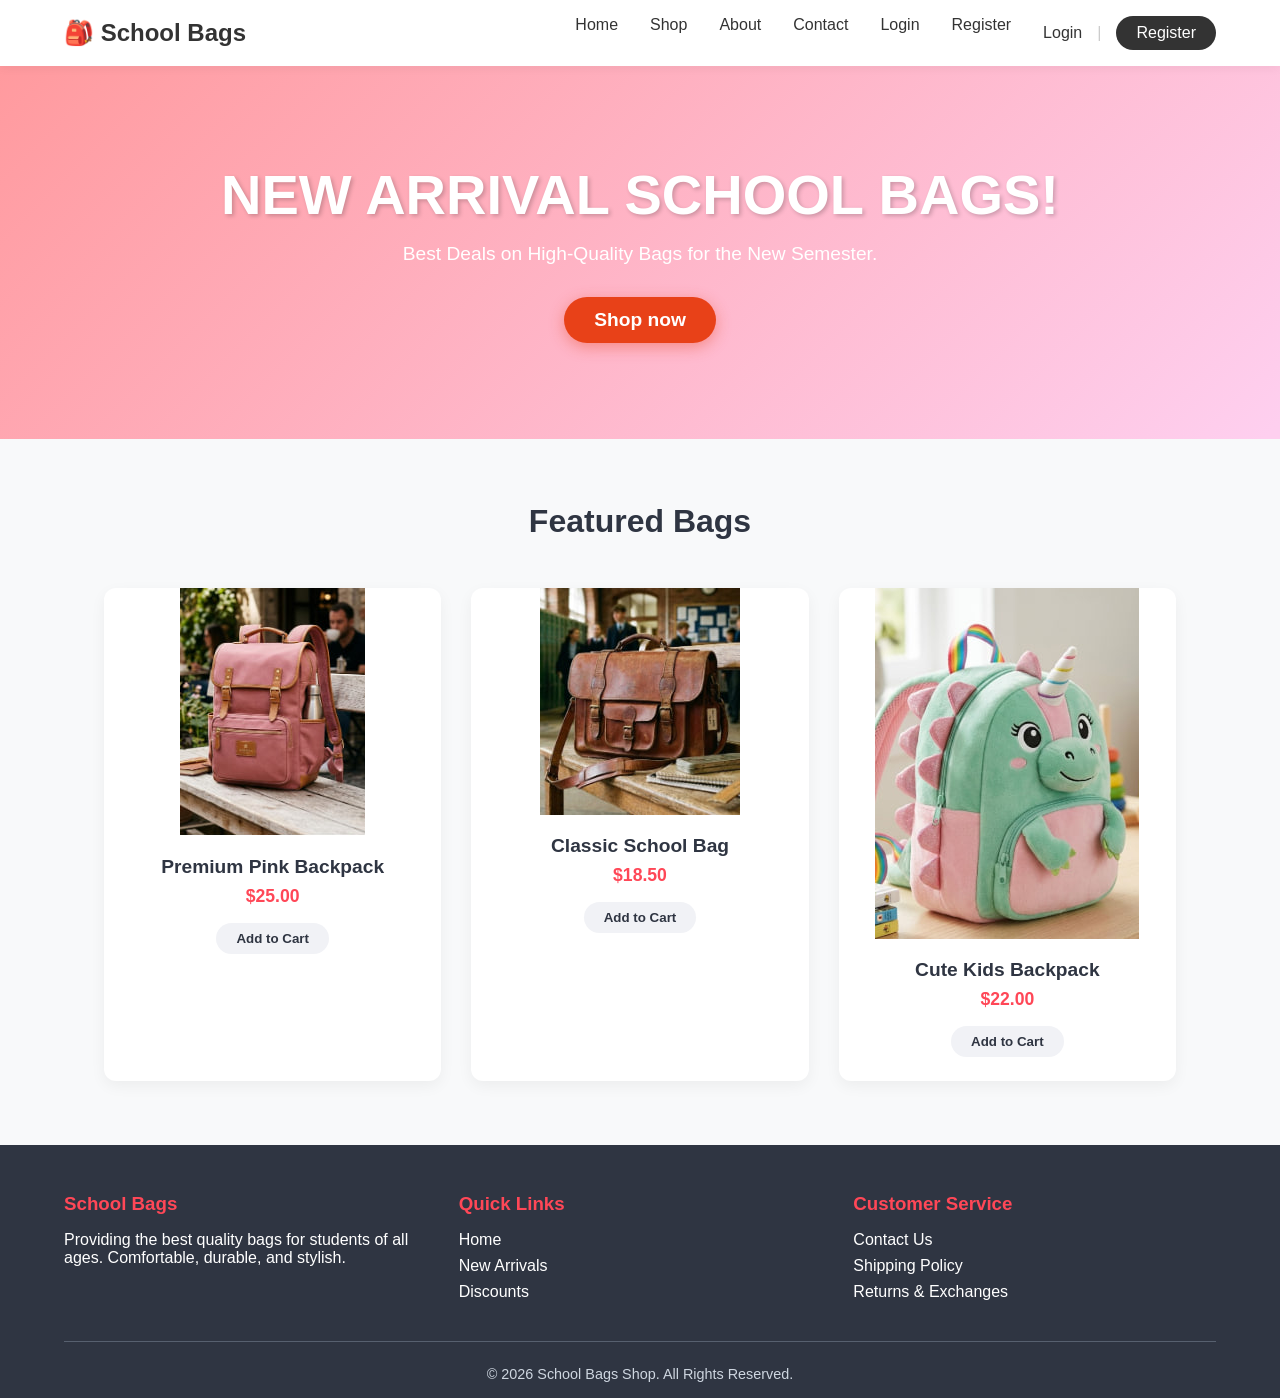
<file: index.html>
<!DOCTYPE html>
<html lang="en">

<head>
    <meta charset="UTF-8">
    <meta name="viewport" content="width=device-width, initial-scale=1.0">
    <title>School Bags Shop</title>
    <link rel="stylesheet" href="test.css">

</head>

<body>

    <nav class="navbar">
        <div class="nav-brand">
            🎒 School Bags
        </div>
        <ul class="nav-links">
            <li><a href="index.html">Home</a></li>
            <li><a href="./shop/shop.html">Shop</a></li>
            <li><a href="./about/about.html">About</a></li>
            <li><a href="./contact/contact.html">Contact</a></li>
            <li><a href="./Login/Login.html">Login</a></li>
            <li><a href="./Register/Register.html">Register</a></li>

            <div class="nav-auth">
                <a href="#">Login</a>
                <span style="color: #ccc;">|</span>
                <a href="#" class="btn-register">Register</a>
            </div>
    </nav>

    <header class="hero">
        <h1>New Arrival School Bags!</h1>
        <p>Best Deals on High-Quality Bags for the New Semester.</p>
        <button class="btn-shop">Shop now</button>
    </header>

    <section class="products-container">
        <h2 class="section-title">Featured Bags</h2>
        <div class="grid">
            <div class="card">
                <img src="image/school bag7.jpg" alt="school bag7">
                <h3 class="card-title">Premium Pink Backpack</h3>
                <p class="card-price">$25.00</p>
                <button class="btn-add">Add to Cart</button>
            </div>
            <div class="card">
                <img src="image/school bag8.jpg" alt="school bag8">
                <h3 class="card-title">Classic School Bag</h3>
                <p class="card-price">$18.50</p>
                <button class="btn-add">Add to Cart</button>
            </div>
            <div class="card">
                <img src="image/school bag9.jpg" alt="school bag9">
                <h3 class="card-title">Cute Kids Backpack</h3>
                <p class="card-price">$22.00</p>
                <button class="btn-add">Add to Cart</button>
            </div>
        </div>
    </section>

    <footer class="footer">
        <div class="footer-content">
            <div class="footer-section">
                <h3>School Bags</h3>
                <p>Providing the best quality bags for students of all ages. Comfortable, durable, and stylish.</p>
            </div>
            <div class="footer-section">
                <h3>Quick Links</h3>
                <ul>
                    <li><a href="#">Home</a></li>
                    <li><a href="#">New Arrivals</a></li>
                    <li><a href="#">Discounts</a></li>
                </ul>
            </div>
            <div class="footer-section">
                <h3>Customer Service</h3>
                <ul>
                    <li><a href="#">Contact Us</a></li>
                    <li><a href="#">Shipping Policy</a></li>
                    <li><a href="#">Returns & Exchanges</a></li>
                </ul>
            </div>
        </div>
        <div class="footer-bottom">
            &copy; 2026 School Bags Shop. All Rights Reserved.
        </div>
    </footer>

</body>

</html>
</file>
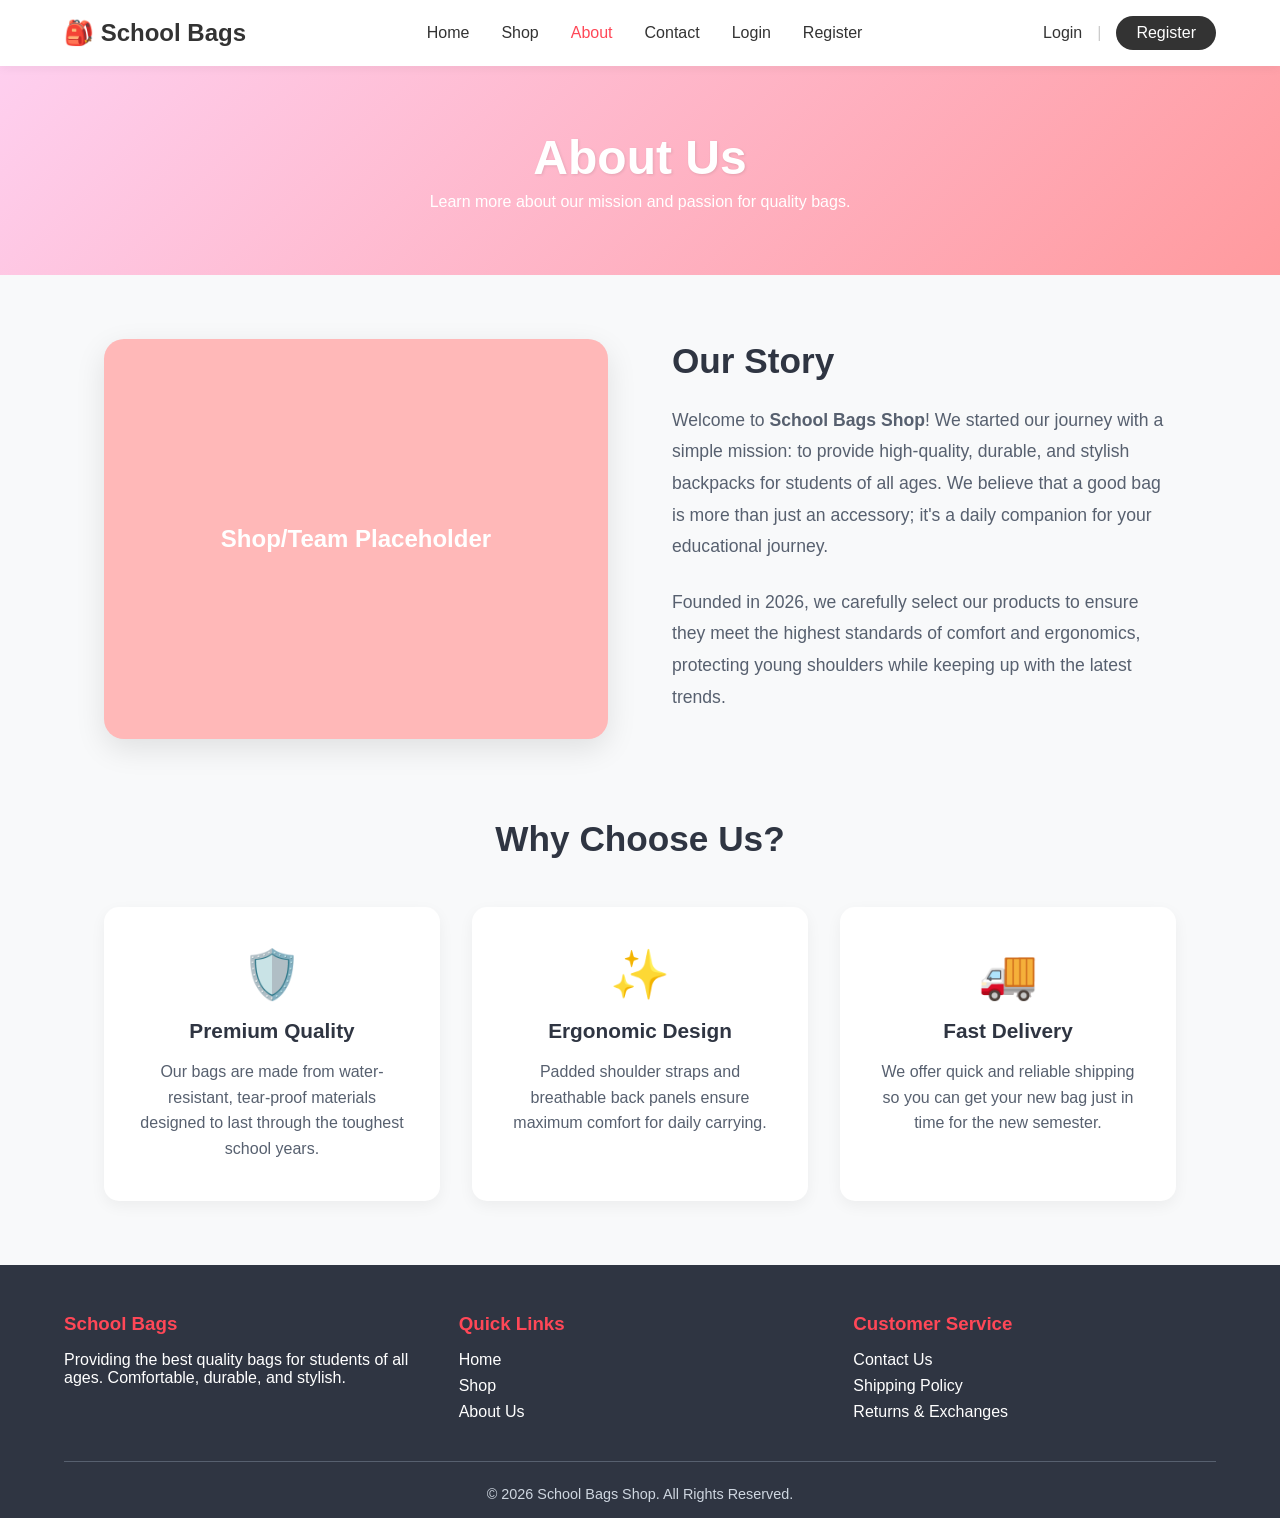
<file: about/about.html>
<!DOCTYPE html>
<html lang="en">

<head>
    <meta charset="UTF-8">
    <meta name="viewport" content="width=device-width, initial-scale=1.0">
    <title>About Us - School Bags</title>
    <link rel="stylesheet" href="about.css">

</head>

<body>

    <nav class="navbar">
        <div class="nav-brand">
            🎒 School Bags
        </div>
        <ul class="nav-links">
            <li><a href="../index.html">Home</a></li>
            <li><a href="../shop/shop.html">Shop</a></li>
            <li><a href="../about/about.html" class="active">About</a></li>
            <li><a href="../contact/contact.html">Contact</a></li>
            <li><a href="../Login/Login.html">Login</a></li>
            <li><a href="../Register/Register.html">Register</a></li>
        </ul>
        <div class="nav-auth">
            <a href="#">Login</a>
            <span style="color: #ccc;">|</span>
            <a href="#" class="btn-register">Register</a>
        </div>
    </nav>

    <div class="page-header">
        <h1>About Us</h1>
        <p>Learn more about our mission and passion for quality bags.</p>
    </div>

    <section class="about-section">

        <div class="story-container">
            <div class="story-image">Shop/Team Placeholder</div>
            <div class="story-content">
                <h2>Our Story</h2>
                <p>Welcome to <strong>School Bags Shop</strong>! We started our journey with a simple mission: to
                    provide high-quality, durable, and stylish backpacks for students of all ages. We believe that a
                    good bag is more than just an accessory; it's a daily companion for your educational journey.</p>
                <p>Founded in 2026, we carefully select our products to ensure they meet the highest standards of
                    comfort and ergonomics, protecting young shoulders while keeping up with the latest trends.</p>
            </div>
        </div>

        <h2 class="features-title">Why Choose Us?</h2>
        <div class="features-grid">
            <div class="feature-box">
                <div class="feature-icon">🛡️</div>
                <h3>Premium Quality</h3>
                <p>Our bags are made from water-resistant, tear-proof materials designed to last through the toughest
                    school years.</p>
            </div>
            <div class="feature-box">
                <div class="feature-icon">✨</div>
                <h3>Ergonomic Design</h3>
                <p>Padded shoulder straps and breathable back panels ensure maximum comfort for daily carrying.</p>
            </div>
            <div class="feature-box">
                <div class="feature-icon">🚚</div>
                <h3>Fast Delivery</h3>
                <p>We offer quick and reliable shipping so you can get your new bag just in time for the new semester.
                </p>
            </div>
        </div>

    </section>

    <footer class="footer">
        <div class="footer-content">
            <div class="footer-section">
                <h3>School Bags</h3>
                <p>Providing the best quality bags for students of all ages. Comfortable, durable, and stylish.</p>
            </div>
            <div class="footer-section">
                <h3>Quick Links</h3>
                <ul>
                    <li><a href="index.html">Home</a></li>
                    <li><a href="shop.html">Shop</a></li>
                    <li><a href="about.html">About Us</a></li>
                </ul>
            </div>
            <div class="footer-section">
                <h3>Customer Service</h3>
                <ul>
                    <li><a href="#">Contact Us</a></li>
                    <li><a href="#">Shipping Policy</a></li>
                    <li><a href="#">Returns & Exchanges</a></li>
                </ul>
            </div>
        </div>
        <div class="footer-bottom">
            &copy; 2026 School Bags Shop. All Rights Reserved.
        </div>
    </footer>

</body>

</html>
</file>
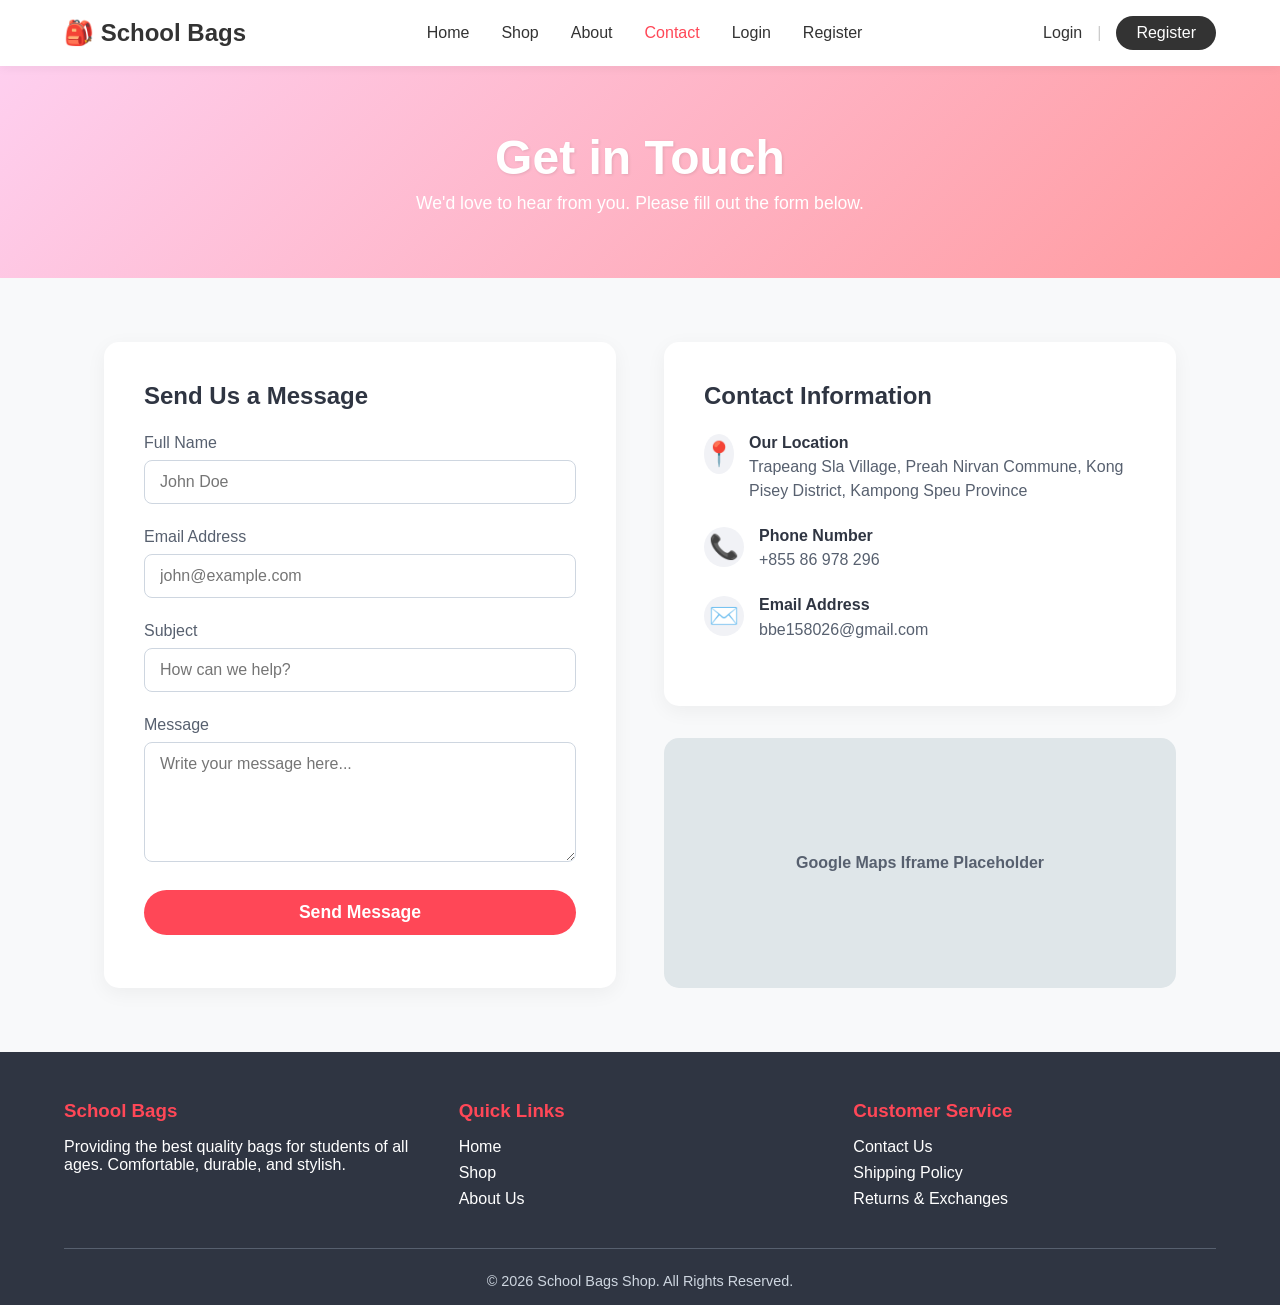
<file: contact/contact.html>
<!DOCTYPE html>
<html lang="en">

<head>
    <meta charset="UTF-8">
    <meta name="viewport" content="width=device-width, initial-scale=1.0">
    <title>Contact Us - School Bags</title>
    <link rel="stylesheet" href="contact.css">

</head>

<body>

    <nav class="navbar">
        <div class="nav-brand">
            🎒 School Bags
        </div>
        <ul class="nav-links">
            <li><a href="../index.html">Home</a></li>
            <li><a href="../shop/shop.html">Shop</a></li>
            <li><a href="../about/about.html">About</a></li>
            <li><a href="../contact/contact.html" class="active">Contact</a></li>
            <li><a href="../Login/Login.html">Login</a></li>
            <li><a href="../Register/Register.html">Register</a></li>
        </ul>
        <div class="nav-auth">
            <a href="#">Login</a>
            <span style="color: #ccc;">|</span>
            <a href="#" class="btn-register">Register</a>
        </div>
    </nav>

    <div class="page-header">
        <h1>Get in Touch</h1>
        <p>We'd love to hear from you. Please fill out the form below.</p>
    </div>

    <section class="contact-section">
        <div class="contact-container">

            <div class="contact-form">
                <h2>Send Us a Message</h2>
                <form action="#" method="POST">
                    <div class="form-group">
                        <label for="name">Full Name</label>
                        <input type="text" id="name" class="form-control" placeholder="John Doe" required>
                    </div>
                    <div class="form-group">
                        <label for="email">Email Address</label>
                        <input type="email" id="email" class="form-control" placeholder="john@example.com" required>
                    </div>
                    <div class="form-group">
                        <label for="subject">Subject</label>
                        <input type="text" id="subject" class="form-control" placeholder="How can we help?" required>
                    </div>
                    <div class="form-group">
                        <label for="message">Message</label>
                        <textarea id="message" class="form-control" placeholder="Write your message here..."
                            required></textarea>
                    </div>
                    <button type="submit" class="btn-submit">Send Message</button>
                </form>
            </div>

            <div class="contact-info-wrapper">
                <div class="contact-info">
                    <h2>Contact Information</h2>
                    <div class="info-item">
                        <div class="info-icon">📍</div>
                        <div class="info-text">
                            <h4>Our Location</h4>
                            <p>Trapeang Sla Village, Preah Nirvan Commune, Kong Pisey District, Kampong Speu Province
                            </p>

                        </div>
                    </div>
                    <div class="info-item">
                        <div class="info-icon">📞</div>
                        <div class="info-text">
                            <h4>Phone Number</h4>
                            <p>+855 86 978 296</p>
                        </div>
                    </div>
                    <div class="info-item">
                        <div class="info-icon">✉️</div>
                        <div class="info-text">
                            <h4>Email Address</h4>
                            <p>bbe158026@gmail.com</p>
                        </div>
                    </div>
                </div>

                <div class="map-container">
                    Google Maps Iframe Placeholder
                </div>
            </div>

        </div>
    </section>

    <footer class="footer">
        <div class="footer-content">
            <div class="footer-section">
                <h3>School Bags</h3>
                <p>Providing the best quality bags for students of all ages. Comfortable, durable, and stylish.</p>
            </div>
            <div class="footer-section">
                <h3>Quick Links</h3>
                <ul>
                    <li><a href="index.html">Home</a></li>
                    <li><a href="shop.html">Shop</a></li>
                    <li><a href="about.html">About Us</a></li>
                </ul>
            </div>
            <div class="footer-section">
                <h3>Customer Service</h3>
                <ul>
                    <li><a href="contact.html">Contact Us</a></li>
                    <li><a href="#">Shipping Policy</a></li>
                    <li><a href="#">Returns & Exchanges</a></li>
                </ul>
            </div>
        </div>
        <div class="footer-bottom">
            &copy; 2026 School Bags Shop. All Rights Reserved.
        </div>
    </footer>

</body>

</html>
</file>
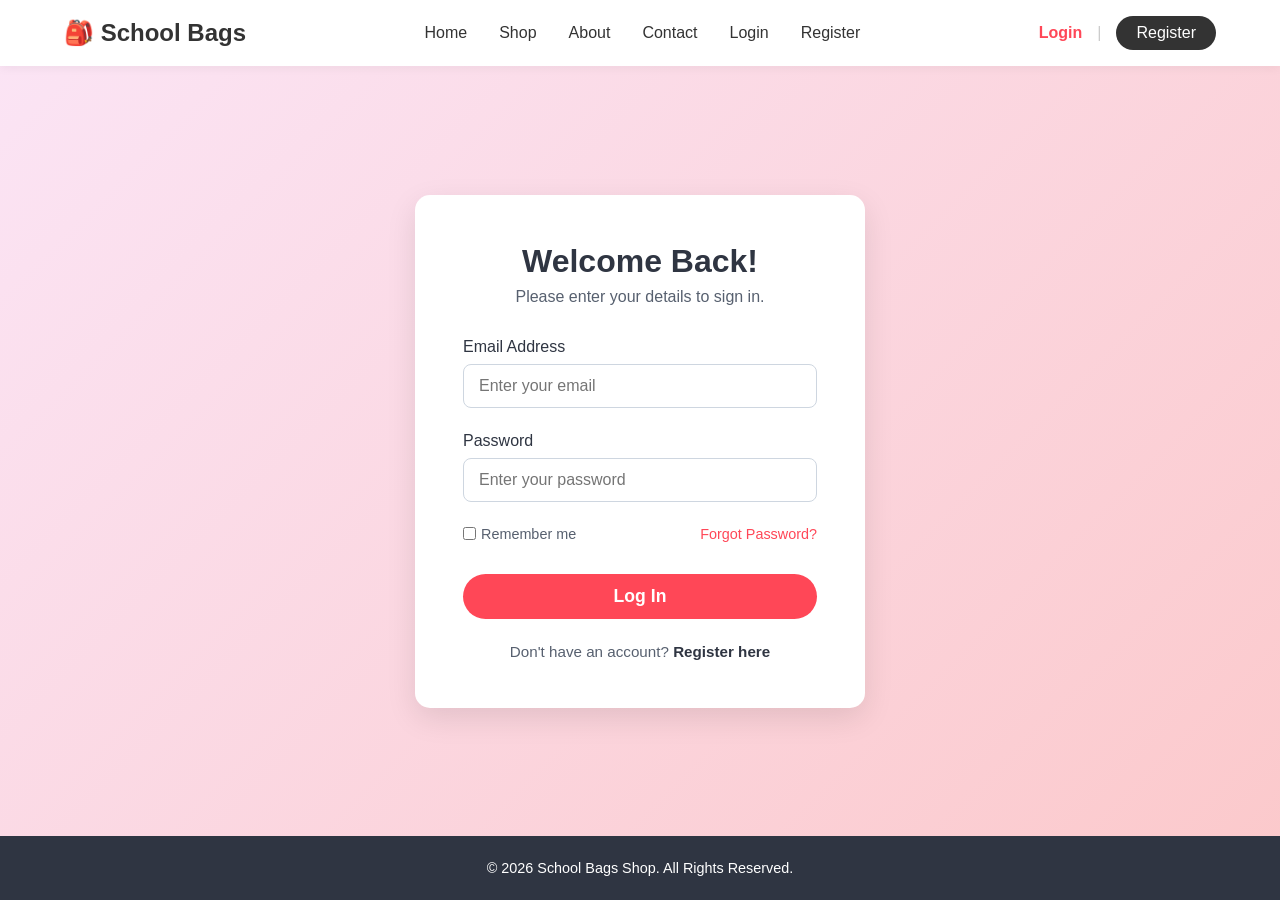
<file: Login/Login.html>
<!DOCTYPE html>
<html lang="en">

<head>
    <meta charset="UTF-8">
    <meta name="viewport" content="width=device-width, initial-scale=1.0">
    <title>Login - School Bags</title>
    <link rel="stylesheet" href="Login.css">

</head>

<body>

    <nav class="navbar">
        <div class="nav-brand">
            🎒 School Bags
        </div>
        <ul class="nav-links">
            <li><a href="/index.html">Home</a></li>
            <li><a href="../shop/shop.html">Shop</a></li>
            <li><a href="../about/about.html">About</a></li>
            <li><a href="../contact/contact.html">Contact</a></li>
            <li><a href="../Login/Login.html">Login</li></a>
            <li><a href="../Register/Register.html">Register</a></li>
        </ul>
        <div class="nav-auth">
            <a href="login.html" class="active-login">Login</a>
            <span style="color: #ccc;">|</span>
            <a href="register.html" class="btn-register">Register</a>
        </div>
    </nav>

    <section class="auth-section">
        <div class="auth-card">
            <h2>Welcome Back!</h2>
            <p>Please enter your details to sign in.</p>

            <form action="#" method="POST">
                <div class="form-group">
                    <label for="email">Email Address</label>
                    <input type="email" id="email" class="form-control" placeholder="Enter your email" required>
                </div>

                <div class="form-group">
                    <label for="password">Password</label>
                    <input type="password" id="password" class="form-control" placeholder="Enter your password"
                        required>
                </div>

                <div class="auth-options">
                    <label class="remember-me">
                        <input type="checkbox"> Remember me
                    </label>
                    <a href="#" class="forgot-password">Forgot Password?</a>
                </div>

                <button type="submit" class="btn-auth">Log In</button>
            </form>

            <div class="auth-footer">
                Don't have an account? <a href="register.html">Register here</a>
            </div>
        </div>
    </section>

    <footer class="footer">
        &copy; 2026 School Bags Shop. All Rights Reserved.
    </footer>

</body>

</html>
</file>
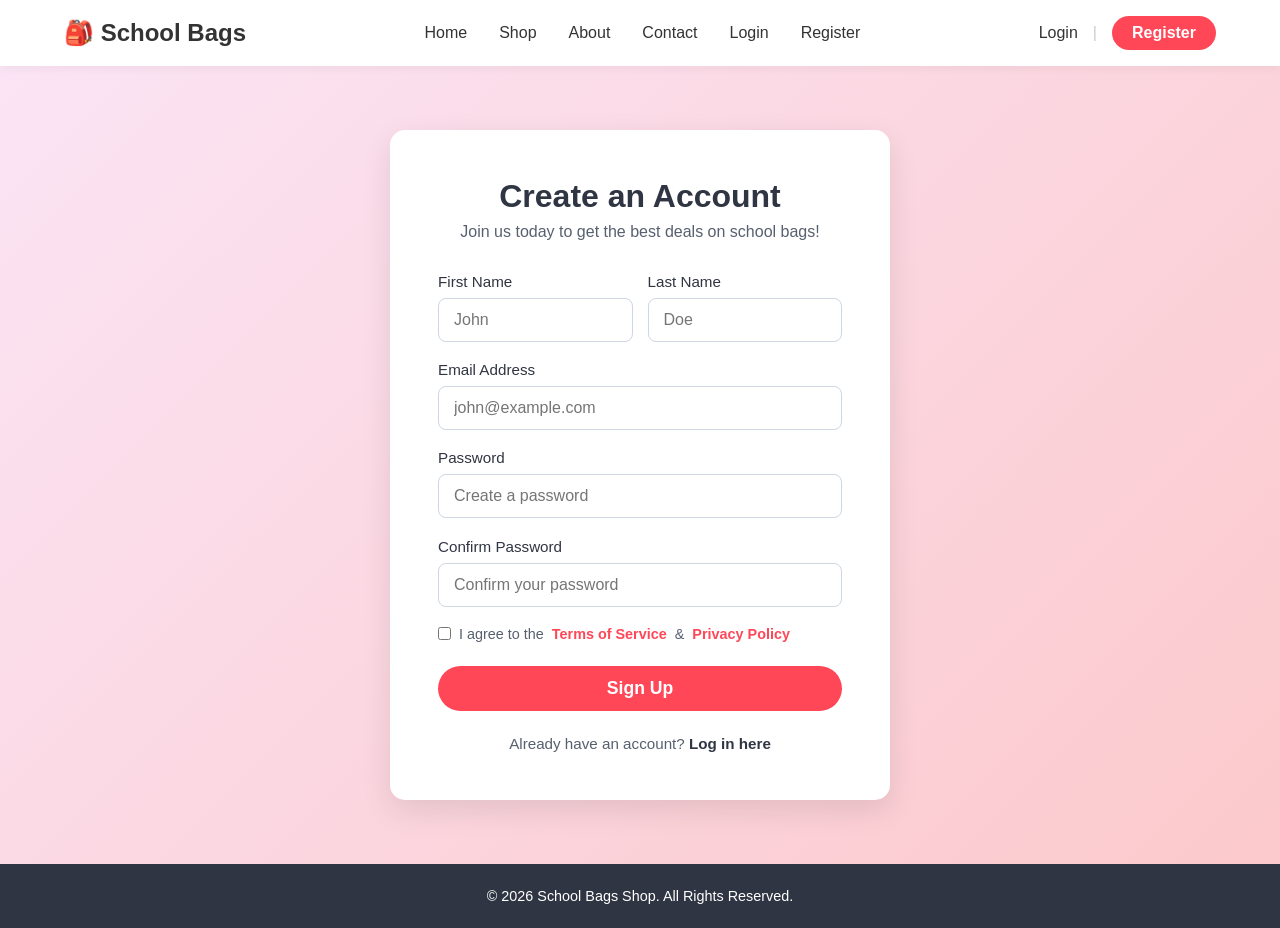
<file: Register/Register.html>
<!DOCTYPE html>
<html lang="en">

<head>
    <meta charset="UTF-8">
    <meta name="viewport" content="width=device-width, initial-scale=1.0">
    <title>Register - School Bags</title>
    <link rel="stylesheet" href="Register.css">

</head>

<body>
    <nav class="navbar">
        <div class="nav-brand">
            🎒 School Bags
        </div>
        <ul class="nav-links">
            <li><a href="../index.html">Home</a></li>
            <li><a href="../shop/shop.html">Shop</a></li>
            <li><a href="../about/about.html">About</a></li>
            <li><a href="../contact/contact.html">Contact</a></li>
            <li><a href="../Login/Login.html">Login</a></li>
            <li><a href="../Register/Register.html">Register</a></li>
        </ul>
        <div class="nav-auth">
            <a href="login.html" class="btn-login">Login</a>
            <span style="color: #ccc;">|</span>
            <a href="register.html" class="active-register">Register</a>
        </div>
    </nav>

    <section class="auth-section">
        <div class="auth-card">
            <h2>Create an Account</h2>
            <p>Join us today to get the best deals on school bags!</p>

            <form action="#" method="POST">
                <div class="form-row">
                    <div class="form-group">
                        <label for="fname">First Name</label>
                        <input type="text" id="fname" class="form-control" placeholder="John" required>
                    </div>
                    <div class="form-group">
                        <label for="lname">Last Name</label>
                        <input type="text" id="lname" class="form-control" placeholder="Doe" required>
                    </div>
                </div>

                <div class="form-group">
                    <label for="email">Email Address</label>
                    <input type="email" id="email" class="form-control" placeholder="john@example.com" required>
                </div>

                <div class="form-group">
                    <label for="password">Password</label>
                    <input type="password" id="password" class="form-control" placeholder="Create a password" required>
                </div>

                <div class="form-group">
                    <label for="confirm-password">Confirm Password</label>
                    <input type="password" id="confirm-password" class="form-control"
                        placeholder="Confirm your password" required>
                </div>

                <label class="terms-check">
                    <input type="checkbox" required>
                    I agree to the <a href="#">Terms of Service</a> & <a href="#">Privacy Policy</a>
                </label>

                <button type="submit" class="btn-auth">Sign Up</button>
            </form>

            <div class="auth-footer">
                Already have an account? <a href="login.html">Log in here</a>
            </div>
        </div>
    </section>

    <footer class="footer">
        &copy; 2026 School Bags Shop. All Rights Reserved.
    </footer>

</body>

</html>
</file>
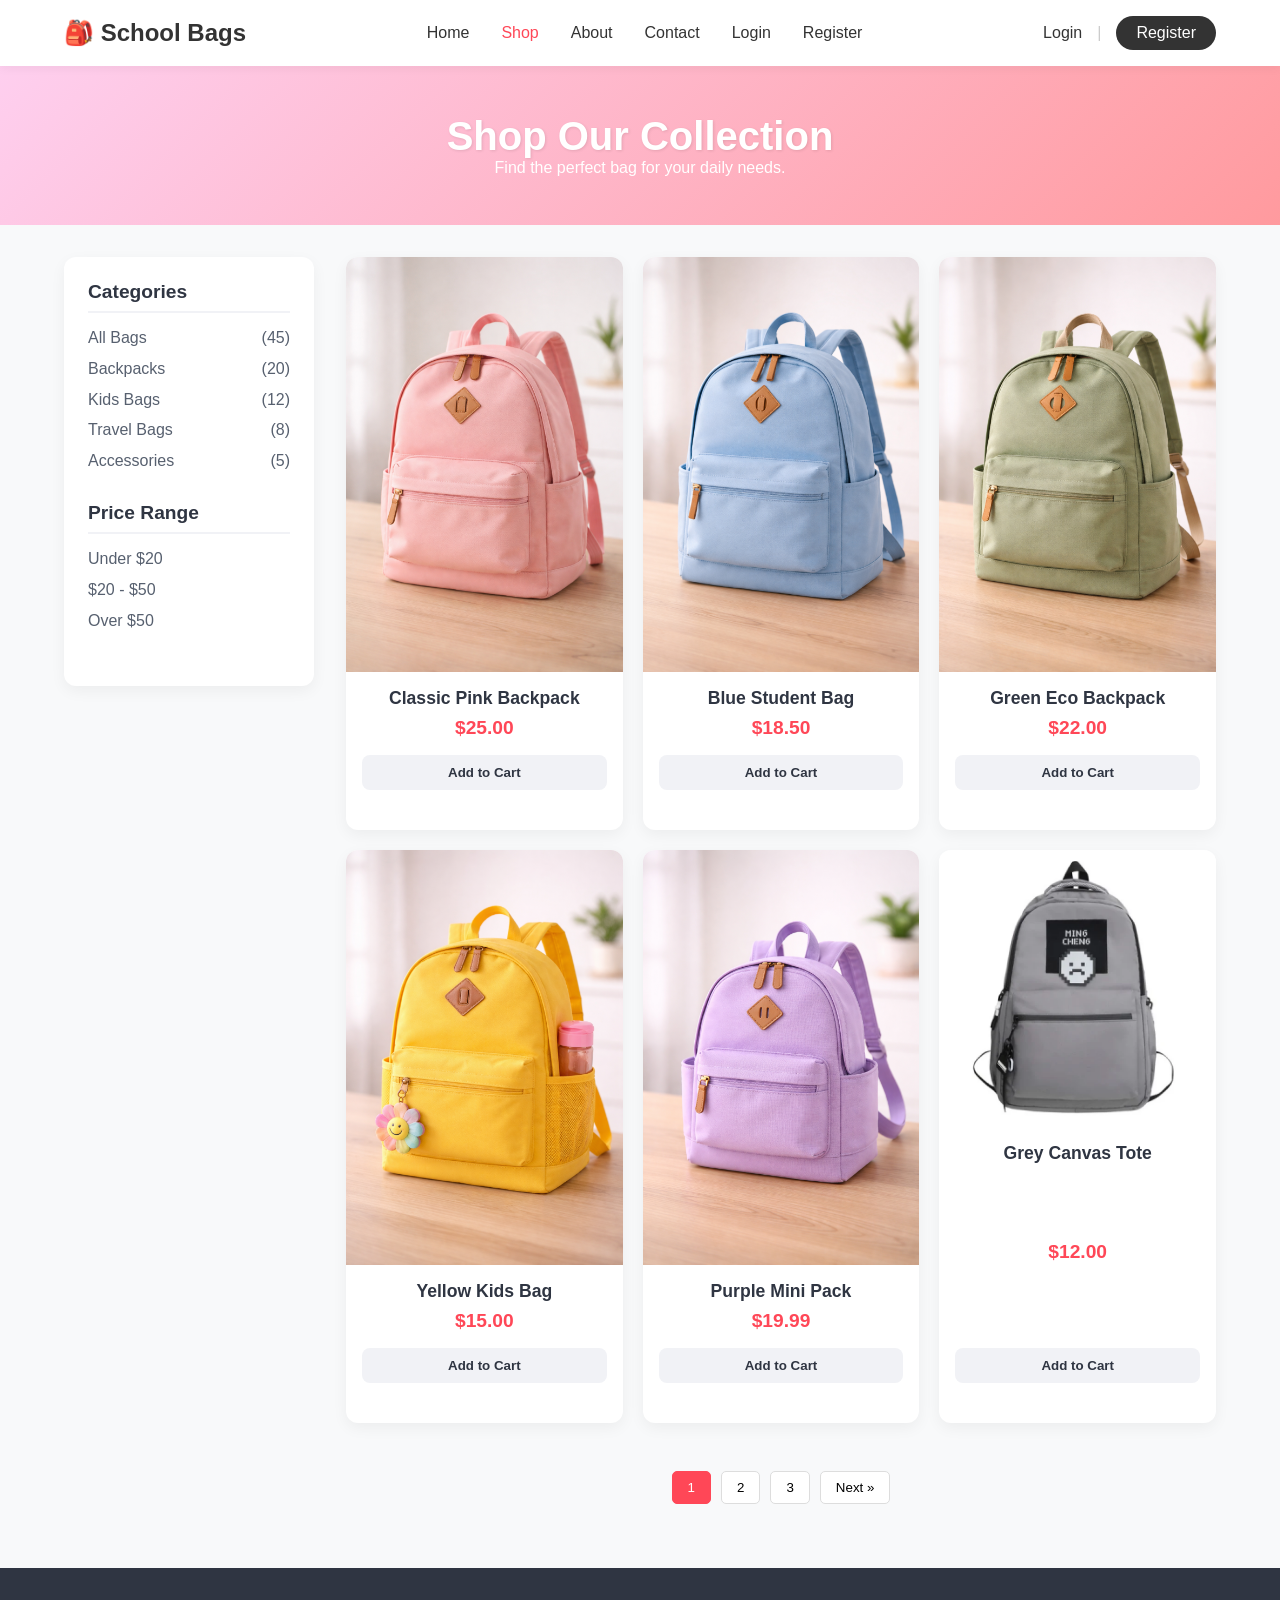
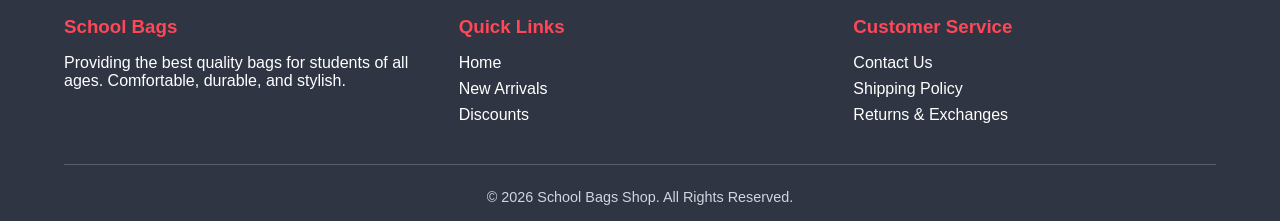
<file: shop/shop.html>
<!DOCTYPE html>
<html lang="en">

<head>
    <meta charset="UTF-8">
    <meta name="viewport" content="width=device-width, initial-scale=1.0">
    <title>Shop - School Bags</title>
</head>
<link rel="stylesheet" href="shop.css">

<body>

    <nav class="navbar">
        <div class="nav-brand">
            🎒 School Bags
        </div>
        <ul class="nav-links">
            <li><a href="/index.html">Home</a></li>
            <li><a href="../shop/shop.html" class="active">Shop</a></li>
            <li><a href="../about/about.html">About</a></li>
            <li><a href="../contact/contact.html">Contact</a></li>
            <li><a href="../Login/Login.html">Login</a></li>
            <li><a href="../Register/Register.html">Register</a></li>
        </ul>
        <div class="nav-auth">
            <a href="#">Login</a>
            <span style="color: #ccc;">|</span>
            <a href="#" class="btn-register">Register</a>
        </div>
    </nav>

    <div class="shop-header">
        <h1>Shop Our Collection</h1>
        <p>Find the perfect bag for your daily needs.</p>
    </div>

    <div class="shop-container">

        <aside class="sidebar">
            <h3>Categories</h3>
            <ul class="filter-list">
                <li><a href="#">All Bags <span>(45)</span></a></li>
                <li><a href="#">Backpacks <span>(20)</span></a></li>
                <li><a href="#">Kids Bags <span>(12)</span></a></li>
                <li><a href="#">Travel Bags <span>(8)</span></a></li>
                <li><a href="#">Accessories <span>(5)</span></a></li>
            </ul>

            <h3>Price Range</h3>
            <ul class="filter-list">
                <li><a href="#">Under $20</a></li>
                <li><a href="#">$20 - $50</a></li>
                <li><a href="#">Over $50</a></li>
            </ul>
        </aside>

        <main>
            <div class="products-grid">
                <div class="card">
                    <img src="../image/school bag1.png" alt="school bag1">
                    <div class="card-body">
                        <h3 class="card-title">Classic Pink Backpack</h3>
                        <p class="card-price">$25.00</p>
                        <button class="btn-add">Add to Cart</button>
                    </div>
                </div>
                <div class="card">
                    <img src="../image/school bag2.png" alt="school bag2">
                    <div class="card-body">
                        <h3 class="card-title">Blue Student Bag</h3>
                        <p class="card-price">$18.50</p>
                        <button class="btn-add">Add to Cart</button>
                    </div>
                </div>
                <div class="card">
                    <img src="../image/school bag3.png" alt="school bag3">
                    <div class="card-body">
                        <h3 class="card-title">Green Eco Backpack</h3>
                        <p class="card-price">$22.00</p>
                        <button class="btn-add">Add to Cart</button>
                    </div>
                </div>
                <div class="card">
                    <img src="../image/school bag4.png" alt="school bag4">
                    <div class="card-body">
                        <h3 class="card-title">Yellow Kids Bag</h3>
                        <p class="card-price">$15.00</p>
                        <button class="btn-add">Add to Cart</button>
                    </div>
                </div>
                <div class="card">
                    <img src="../image/school bag5.png" alt="school bag5">
                    <div class="card-body">
                        <h3 class="card-title">Purple Mini Pack</h3>
                        <p class="card-price">$19.99</p>
                        <button class="btn-add">Add to Cart</button>
                    </div>
                </div>
                <div class="card">
                    <img src="../image/school bag6.webp" alt="school bag6">
                    <div class="card-body">
                        <h3 class="card-title">Grey Canvas Tote</h3>
                        <p class="card-price">$12.00</p>
                        <button class="btn-add">Add to Cart</button>
                    </div>
                </div>
            </div>

            <div class="pagination">
                <button class="page-btn active">1</button>
                <button class="page-btn">2</button>
                <button class="page-btn">3</button>
                <button class="page-btn">Next &raquo;</button>
            </div>
        </main>

    </div>

    <footer class="footer">
        <div class="footer-content">
            <div class="footer-section">
                <h3>School Bags</h3>
                <p>Providing the best quality bags for students of all ages. Comfortable, durable, and stylish.</p>
            </div>
            <div class="footer-section">
                <h3>Quick Links</h3>
                <ul>
                    <li><a href="#">Home</a></li>
                    <li><a href="#">New Arrivals</a></li>
                    <li><a href="#">Discounts</a></li>
                </ul>
            </div>
            <div class="footer-section">
                <h3>Customer Service</h3>
                <ul>
                    <li><a href="#">Contact Us</a></li>
                    <li><a href="#">Shipping Policy</a></li>
                    <li><a href="#">Returns & Exchanges</a></li>
                </ul>
            </div>
        </div>
        <div class="footer-bottom">
            &copy; 2026 School Bags Shop. All Rights Reserved.
        </div>
    </footer>

</body>

</html>
</file>
<file: test.css>
/* ================= Reset & Global ================= */
* {
    margin: 0;
    padding: 0;
    box-sizing: border-box;
    font-family: 'Segoe UI', Tahoma, Geneva, Verdana, sans-serif;
}

body {
    background-color: #f8f9fa;
    color: #333;
}

a {
    text-decoration: none;
    color: inherit;
}

/* ================= Navbar ================= */
.navbar {
    display: flex;
    justify-content: space-between;
    align-items: center;
    padding: 1rem 5%;
    background-color: #ffffff;
    box-shadow: 0 2px 10px rgba(0, 0, 0, 0.05);
    position: sticky;
    top: 0;
    z-index: 1000;
}

.nav-brand {
    display: flex;
    align-items: center;
    gap: 10px;
    font-size: 1.5rem;
    font-weight: bold;
}

.nav-links {
    display: flex;
    gap: 2rem;
    list-style: none;
}

.nav-links a {
    font-weight: 500;
    transition: color 0.3s;
}

.nav-links a:hover {
    color: #ff4757;
}

.nav-auth {
    display: flex;
    gap: 15px;
    align-items: center;
}

.btn-register {
    background-color: #333;
    color: white;
    padding: 8px 20px;
    border-radius: 20px;
    transition: background 0.3s;
}

.btn-register:hover {
    background-color: #ff4757;
}

/* ================= Hero Section ================= */
.hero {
    background: linear-gradient(135deg, #ff9a9e 0%, #fecfef 99%, #fecfef 100%);
    padding: 6rem 5%;
    text-align: center;
    position: relative;
}

.hero h1 {
    font-size: 3.5rem;
    color: #ffffff;
    text-shadow: 2px 2px 4px rgba(0, 0, 0, 0.2);
    margin-bottom: 1rem;
    text-transform: uppercase;
}

.hero p {
    font-size: 1.2rem;
    color: #fff;
    margin-bottom: 2rem;
}

.btn-shop {
    background-color: #e84118;
    color: white;
    font-size: 1.2rem;
    font-weight: bold;
    padding: 12px 30px;
    border: none;
    border-radius: 30px;
    cursor: pointer;
    box-shadow: 0 4px 15px rgba(232, 65, 24, 0.4);
    transition: transform 0.3s, box-shadow 0.3s;
}

.btn-shop:hover {
    transform: translateY(-3px);
    box-shadow: 0 6px 20px rgba(232, 65, 24, 0.6);
}

/* ================= Products Grid ================= */
.products-container {
    padding: 4rem 5%;
    max-width: 1200px;
    margin: 0 auto;
}

.section-title {
    text-align: center;
    margin-bottom: 3rem;
    font-size: 2rem;
    color: #2f3542;
}

.grid {
    display: grid;
    grid-template-columns: repeat(auto-fill, minmax(250px, 1fr));
    gap: 30px;
}

.card {
    background: #ffffff;
    border-radius: 12px;
    overflow: hidden;
    box-shadow: 0 5px 15px rgba(0, 0, 0, 0.05);
    transition: transform 0.3s;
    text-align: center;
    padding-bottom: 1.5rem;
}

.card:hover {
    transform: translateY(-10px);
    box-shadow: 0 8px 25px rgba(0, 0, 0, 0.1);
}

.card-img-placeholder {
    height: 200px;
    background-color: #ffb8b8;
    display: flex;
    align-items: center;
    justify-content: center;
    color: white;
    font-size: 1.2rem;
    font-weight: bold;
}

.card-title {
    margin: 1rem 0 0.5rem;
    font-size: 1.2rem;
    color: #2f3542;
}

.card-price {
    color: #ff4757;
    font-weight: bold;
    font-size: 1.1rem;
    margin-bottom: 1rem;
}

.btn-add {
    background-color: #f1f2f6;
    color: #2f3542;
    border: none;
    padding: 8px 20px;
    border-radius: 20px;
    cursor: pointer;
    font-weight: bold;
    transition: background 0.3s, color 0.3s;
}

.card:hover .btn-add {
    background-color: #ff4757;
    color: white;
}

/* ================= Footer ================= */
.footer {
    background-color: #2f3542;
    color: #ffffff;
    padding: 3rem 5% 1rem;
}

.footer-content {
    display: grid;
    grid-template-columns: repeat(auto-fit, minmax(200px, 1fr));
    gap: 2rem;
    margin-bottom: 2rem;
}

.footer-section h3 {
    margin-bottom: 1rem;
    color: #ff4757;
}

.footer-section ul {
    list-style: none;
}

.footer-section ul li {
    margin-bottom: 0.5rem;
}

.footer-section ul li a:hover {
    text-decoration: underline;
}

.footer-bottom {
    text-align: center;
    padding-top: 1.5rem;
    border-top: 1px solid #57606f;
    font-size: 0.9rem;
    color: #ced6e0;
}
</file>
<file: about/about.css>
/* ================= Reset & Global ================= */
   * {
       margin: 0;
       padding: 0;
       box-sizing: border-box;
       font-family: 'Segoe UI', Tahoma, Geneva, Verdana, sans-serif;
   }

   body {
       background-color: #f8f9fa;
       color: #333;
       display: flex;
       flex-direction: column;
       min-height: 100vh;
   }

   a {
       text-decoration: none;
       color: inherit;
   }

   /* ================= Navbar (Same as Home) ================= */
   .navbar {
       display: flex;
       justify-content: space-between;
       align-items: center;
       padding: 1rem 5%;
       background-color: #ffffff;
       box-shadow: 0 2px 10px rgba(0, 0, 0, 0.05);
       position: sticky;
       top: 0;
       z-index: 1000;
   }

   .nav-brand {
       display: flex;
       align-items: center;
       gap: 10px;
       font-size: 1.5rem;
       font-weight: bold;
   }

   .nav-links {
       display: flex;
       gap: 2rem;
       list-style: none;
   }

   .nav-links a {
       font-weight: 500;
       transition: color 0.3s;
   }

   .nav-links a.active,
   .nav-links a:hover {
       color: #ff4757;
   }

   .nav-auth {
       display: flex;
       gap: 15px;
       align-items: center;
   }

   .btn-register {
       background-color: #333;
       color: white;
       padding: 8px 20px;
       border-radius: 20px;
       transition: background 0.3s;
   }

   .btn-register:hover {
       background-color: #ff4757;
   }

   /* ================= Page Header ================= */
   .page-header {
       background: linear-gradient(135deg, #fecfef 0%, #ff9a9e 100%);
       padding: 4rem 5%;
       text-align: center;
       color: white;
   }

   .page-header h1 {
       font-size: 3rem;
       text-shadow: 1px 1px 3px rgba(0, 0, 0, 0.1);
       margin-bottom: 0.5rem;
   }

   /* ================= About Content ================= */
   .about-section {
       padding: 4rem 5%;
       max-width: 1200px;
       margin: 0 auto;
   }

   /* Our Story */
   .story-container {
       display: flex;
       align-items: center;
       gap: 4rem;
       margin-bottom: 5rem;
   }

   .story-image {
       flex: 1;
       height: 400px;
       background-color: #ffb8b8;
       border-radius: 20px;
       display: flex;
       align-items: center;
       justify-content: center;
       color: white;
       font-size: 1.5rem;
       font-weight: bold;
       box-shadow: 0 10px 30px rgba(0, 0, 0, 0.1);
   }

   .story-content {
       flex: 1;
   }

   .story-content h2 {
       font-size: 2.2rem;
       color: #2f3542;
       margin-bottom: 1.5rem;
   }

   .story-content p {
       font-size: 1.1rem;
       color: #57606f;
       line-height: 1.8;
       margin-bottom: 1.5rem;
   }

   /* Why Choose Us */
   .features-title {
       text-align: center;
       font-size: 2.2rem;
       color: #2f3542;
       margin-bottom: 3rem;
   }

   .features-grid {
       display: grid;
       grid-template-columns: repeat(auto-fit, minmax(300px, 1fr));
       gap: 2rem;
   }

   .feature-box {
       background: #ffffff;
       padding: 2.5rem 2rem;
       border-radius: 15px;
       text-align: center;
       box-shadow: 0 5px 15px rgba(0, 0, 0, 0.05);
       transition: transform 0.3s;
   }

   .feature-box:hover {
       transform: translateY(-10px);
   }

   .feature-icon {
       font-size: 3rem;
       margin-bottom: 1rem;
   }

   .feature-box h3 {
       font-size: 1.3rem;
       color: #2f3542;
       margin-bottom: 1rem;
   }

   .feature-box p {
       color: #57606f;
       line-height: 1.6;
   }

   /* Responsive */
   @media (max-width: 768px) {
       .story-container {
           flex-direction: column;
           gap: 2rem;
       }

       .story-image {
           width: 100%;
           height: 300px;
       }
   }

   /* ================= Footer ================= */
   .footer {
       background-color: #2f3542;
       color: #ffffff;
       padding: 3rem 5% 1rem;
       margin-top: auto;
   }

   .footer-content {
       display: grid;
       grid-template-columns: repeat(auto-fit, minmax(200px, 1fr));
       gap: 2rem;
       margin-bottom: 2rem;
   }

   .footer-section h3 {
       margin-bottom: 1rem;
       color: #ff4757;
   }

   .footer-section ul {
       list-style: none;
   }

   .footer-section ul li {
       margin-bottom: 0.5rem;
   }

   .footer-section ul li a:hover {
       text-decoration: underline;
   }

   .footer-bottom {
       text-align: center;
       padding-top: 1.5rem;
       border-top: 1px solid #57606f;
       font-size: 0.9rem;
       color: #ced6e0;
   }
</file>
<file: contact/contact.css>
/* ================= Reset & Global ================= */
    * {
        margin: 0;
        padding: 0;
        box-sizing: border-box;
        font-family: 'Segoe UI', Tahoma, Geneva, Verdana, sans-serif;
    }

    body {
        background-color: #f8f9fa;
        color: #333;
        display: flex;
        flex-direction: column;
        min-height: 100vh;
    }

    a {
        text-decoration: none;
        color: inherit;
    }

    /* ================= Navbar (Same as Home) ================= */
    .navbar {
        display: flex;
        justify-content: space-between;
        align-items: center;
        padding: 1rem 5%;
        background-color: #ffffff;
        box-shadow: 0 2px 10px rgba(0, 0, 0, 0.05);
        position: sticky;
        top: 0;
        z-index: 1000;
    }

    .nav-brand {
        display: flex;
        align-items: center;
        gap: 10px;
        font-size: 1.5rem;
        font-weight: bold;
    }

    .nav-links {
        display: flex;
        gap: 2rem;
        list-style: none;
    }

    .nav-links a {
        font-weight: 500;
        transition: color 0.3s;
    }

    .nav-links a.active,
    .nav-links a:hover {
        color: #ff4757;
    }

    .nav-auth {
        display: flex;
        gap: 15px;
        align-items: center;
    }

    .btn-register {
        background-color: #333;
        color: white;
        padding: 8px 20px;
        border-radius: 20px;
        transition: background 0.3s;
    }

    .btn-register:hover {
        background-color: #ff4757;
    }

    /* ================= Page Header ================= */
    .page-header {
        background: linear-gradient(135deg, #fecfef 0%, #ff9a9e 100%);
        padding: 4rem 5%;
        text-align: center;
        color: white;
    }

    .page-header h1 {
        font-size: 3rem;
        text-shadow: 1px 1px 3px rgba(0, 0, 0, 0.1);
        margin-bottom: 0.5rem;
    }

    .page-header p {
        font-size: 1.1rem;
    }

    /* ================= Contact Section ================= */
    .contact-section {
        padding: 4rem 5%;
        max-width: 1200px;
        margin: 0 auto;
        width: 100%;
    }

    .contact-container {
        display: grid;
        grid-template-columns: 1fr 1fr;
        gap: 3rem;
    }

    /* Contact Form */
    .contact-form {
        background: #ffffff;
        padding: 2.5rem;
        border-radius: 15px;
        box-shadow: 0 5px 20px rgba(0, 0, 0, 0.05);
    }

    .contact-form h2 {
        margin-bottom: 1.5rem;
        color: #2f3542;
    }

    .form-group {
        margin-bottom: 1.5rem;
    }

    .form-group label {
        display: block;
        margin-bottom: 0.5rem;
        font-weight: 500;
        color: #57606f;
    }

    .form-control {
        width: 100%;
        padding: 12px 15px;
        border: 1px solid #ced6e0;
        border-radius: 8px;
        font-size: 1rem;
        transition: border-color 0.3s, box-shadow 0.3s;
        outline: none;
    }

    .form-control:focus {
        border-color: #ff4757;
        box-shadow: 0 0 0 3px rgba(255, 71, 87, 0.1);
    }

    textarea.form-control {
        resize: vertical;
        min-height: 120px;
    }

    .btn-submit {
        background-color: #ff4757;
        color: white;
        border: none;
        padding: 12px 30px;
        font-size: 1.1rem;
        font-weight: bold;
        border-radius: 30px;
        cursor: pointer;
        width: 100%;
        transition: background 0.3s, transform 0.2s;
    }

    .btn-submit:hover {
        background-color: #e84118;
        transform: translateY(-2px);
    }

    /* Contact Info & Map */
    .contact-info-wrapper {
        display: flex;
        flex-direction: column;
        gap: 2rem;
    }

    .contact-info {
        background: #ffffff;
        padding: 2.5rem;
        border-radius: 15px;
        box-shadow: 0 5px 20px rgba(0, 0, 0, 0.05);
    }

    .contact-info h2 {
        margin-bottom: 1.5rem;
        color: #2f3542;
    }

    .info-item {
        display: flex;
        align-items: flex-start;
        gap: 15px;
        margin-bottom: 1.5rem;
    }

    .info-icon {
        font-size: 1.5rem;
        background: #f1f2f6;
        width: 40px;
        height: 40px;
        display: flex;
        align-items: center;
        justify-content: center;
        border-radius: 50%;
    }

    .info-text h4 {
        color: #2f3542;
        margin-bottom: 0.2rem;
    }

    .info-text p {
        color: #57606f;
        line-height: 1.5;
    }

    .map-container {
        width: 100%;
        height: 250px;
        background-color: #dfe6e9;
        border-radius: 15px;
        overflow: hidden;
        display: flex;
        align-items: center;
        justify-content: center;
        color: #57606f;
        font-weight: bold;
    }

    /* Responsive */
    @media (max-width: 768px) {
        .contact-container {
            grid-template-columns: 1fr;
        }
    }

    /* ================= Footer ================= */
    .footer {
        background-color: #2f3542;
        color: #ffffff;
        padding: 3rem 5% 1rem;
        margin-top: auto;
    }

    .footer-content {
        display: grid;
        grid-template-columns: repeat(auto-fit, minmax(200px, 1fr));
        gap: 2rem;
        margin-bottom: 2rem;
    }

    .footer-section h3 {
        margin-bottom: 1rem;
        color: #ff4757;
    }

    .footer-section ul {
        list-style: none;
    }

    .footer-section ul li {
        margin-bottom: 0.5rem;
    }

    .footer-section ul li a:hover {
        text-decoration: underline;
    }

    .footer-bottom {
        text-align: center;
        padding-top: 1.5rem;
        border-top: 1px solid #57606f;
        font-size: 0.9rem;
        color: #ced6e0;
    }
</file>
<file: Login/Login.css>
/* ================= Reset & Global ================= */
* {
    margin: 0;
    padding: 0;
    box-sizing: border-box;
    font-family: 'Segoe UI', Tahoma, Geneva, Verdana, sans-serif;
}

body {
    background-color: #f8f9fa;
    color: #333;
    display: flex;
    flex-direction: column;
    min-height: 100vh;
}

a {
    text-decoration: none;
    color: inherit;
}

/* ================= Navbar (Same as Home) ================= */
.navbar {
    display: flex;
    justify-content: space-between;
    align-items: center;
    padding: 1rem 5%;
    background-color: #ffffff;
    box-shadow: 0 2px 10px rgba(0, 0, 0, 0.05);
    position: sticky;
    top: 0;
    z-index: 1000;
}

.nav-brand {
    display: flex;
    align-items: center;
    gap: 10px;
    font-size: 1.5rem;
    font-weight: bold;
}

.nav-links {
    display: flex;
    gap: 2rem;
    list-style: none;
}

.nav-links a {
    font-weight: 500;
    transition: color 0.3s;
}

.nav-links a:hover {
    color: #ff4757;
}

.nav-auth {
    display: flex;
    gap: 15px;
    align-items: center;
}

.nav-auth a.active-login {
    color: #ff4757;
    font-weight: bold;
}

.btn-register {
    background-color: #333;
    color: white;
    padding: 8px 20px;
    border-radius: 20px;
    transition: background 0.3s;
}

.btn-register:hover {
    background-color: #ff4757;
}

/* ================= Login Section ================= */
.auth-section {
    flex: 1;
    /* ជួយរុញ Footer ទៅខាងក្រោមជានិច្ច */
    display: flex;
    align-items: center;
    justify-content: center;
    padding: 4rem 5%;
    background: linear-gradient(135deg, rgba(254, 207, 239, 0.5) 0%, rgba(255, 154, 158, 0.5) 100%);
}

.auth-card {
    background: #ffffff;
    padding: 3rem;
    border-radius: 15px;
    box-shadow: 0 10px 30px rgba(0, 0, 0, 0.1);
    width: 100%;
    max-width: 450px;
    text-align: center;
}

.auth-card h2 {
    font-size: 2rem;
    color: #2f3542;
    margin-bottom: 0.5rem;
}

.auth-card p {
    color: #57606f;
    margin-bottom: 2rem;
}

.form-group {
    margin-bottom: 1.5rem;
    text-align: left;
}

.form-group label {
    display: block;
    margin-bottom: 0.5rem;
    font-weight: 500;
    color: #2f3542;
}

.form-control {
    width: 100%;
    padding: 12px 15px;
    border: 1px solid #ced6e0;
    border-radius: 8px;
    font-size: 1rem;
    transition: border-color 0.3s, box-shadow 0.3s;
    outline: none;
}

.form-control:focus {
    border-color: #ff4757;
    box-shadow: 0 0 0 3px rgba(255, 71, 87, 0.1);
}

.auth-options {
    display: flex;
    justify-content: space-between;
    align-items: center;
    margin-bottom: 2rem;
    font-size: 0.9rem;
}

.remember-me {
    display: flex;
    align-items: center;
    gap: 5px;
    color: #57606f;
}

.forgot-password {
    color: #ff4757;
    font-weight: 500;
}

.forgot-password:hover {
    text-decoration: underline;
}

.btn-auth {
    background-color: #ff4757;
    color: white;
    border: none;
    padding: 12px;
    font-size: 1.1rem;
    font-weight: bold;
    border-radius: 30px;
    cursor: pointer;
    width: 100%;
    transition: background 0.3s, transform 0.2s;
    margin-bottom: 1.5rem;
}

.btn-auth:hover {
    background-color: #e84118;
    transform: translateY(-2px);
}

.auth-footer {
    color: #57606f;
    font-size: 0.95rem;
}

.auth-footer a {
    color: #2f3542;
    font-weight: bold;
    transition: color 0.3s;
}

.auth-footer a:hover {
    color: #ff4757;
    text-decoration: underline;
}

/* ================= Footer ================= */
.footer {
    background-color: #2f3542;
    color: #ffffff;
    padding: 1.5rem 5%;
    text-align: center;
    font-size: 0.9rem;
}
</file>
<file: Register/Register.css>
/* ================= Reset & Global ================= */
  * {
      margin: 0;
      padding: 0;
      box-sizing: border-box;
      font-family: 'Segoe UI', Tahoma, Geneva, Verdana, sans-serif;
  }

  body {
      background-color: #f8f9fa;
      color: #333;
      display: flex;
      flex-direction: column;
      min-height: 100vh;
  }

  a {
      text-decoration: none;
      color: inherit;
  }

  /* ================= Navbar (Same as previous) ================= */
  .navbar {
      display: flex;
      justify-content: space-between;
      align-items: center;
      padding: 1rem 5%;
      background-color: #ffffff;
      box-shadow: 0 2px 10px rgba(0, 0, 0, 0.05);
      position: sticky;
      top: 0;
      z-index: 1000;
  }

  .nav-brand {
      display: flex;
      align-items: center;
      gap: 10px;
      font-size: 1.5rem;
      font-weight: bold;
  }

  .nav-links {
      display: flex;
      gap: 2rem;
      list-style: none;
  }

  .nav-links a {
      font-weight: 500;
      transition: color 0.3s;
  }

  .nav-links a:hover {
      color: #ff4757;
  }

  .nav-auth {
      display: flex;
      gap: 15px;
      align-items: center;
  }

  .nav-auth a.active-register {
      background-color: #ff4757;
      /* Highlight active register */
      color: white;
      padding: 8px 20px;
      border-radius: 20px;
      font-weight: bold;
  }

  .btn-login {
      color: #333;
      font-weight: 500;
      transition: color 0.3s;
  }

  .btn-login:hover {
      color: #ff4757;
  }

  /* ================= Register Section ================= */
  .auth-section {
      flex: 1;
      /* Pushes footer to the bottom */
      display: flex;
      align-items: center;
      justify-content: center;
      padding: 4rem 5%;
      background: linear-gradient(135deg, rgba(254, 207, 239, 0.5) 0%, rgba(255, 154, 158, 0.5) 100%);
  }

  .auth-card {
      background: #ffffff;
      padding: 3rem;
      border-radius: 15px;
      box-shadow: 0 10px 30px rgba(0, 0, 0, 0.1);
      width: 100%;
      max-width: 500px;
      text-align: center;
  }

  .auth-card h2 {
      font-size: 2rem;
      color: #2f3542;
      margin-bottom: 0.5rem;
  }

  .auth-card p {
      color: #57606f;
      margin-bottom: 2rem;
  }

  .form-row {
      display: grid;
      grid-template-columns: 1fr 1fr;
      gap: 15px;
  }

  .form-group {
      margin-bottom: 1.2rem;
      text-align: left;
  }

  .form-group label {
      display: block;
      margin-bottom: 0.5rem;
      font-weight: 500;
      color: #2f3542;
      font-size: 0.95rem;
  }

  .form-control {
      width: 100%;
      padding: 12px 15px;
      border: 1px solid #ced6e0;
      border-radius: 8px;
      font-size: 1rem;
      transition: border-color 0.3s, box-shadow 0.3s;
      outline: none;
  }

  .form-control:focus {
      border-color: #ff4757;
      box-shadow: 0 0 0 3px rgba(255, 71, 87, 0.1);
  }

  .terms-check {
      display: flex;
      align-items: center;
      gap: 8px;
      margin-bottom: 1.5rem;
      font-size: 0.9rem;
      color: #57606f;
      text-align: left;
  }

  .terms-check a {
      color: #ff4757;
      font-weight: bold;
  }

  .terms-check a:hover {
      text-decoration: underline;
  }

  .btn-auth {
      background-color: #ff4757;
      color: white;
      border: none;
      padding: 12px;
      font-size: 1.1rem;
      font-weight: bold;
      border-radius: 30px;
      cursor: pointer;
      width: 100%;
      transition: background 0.3s, transform 0.2s;
      margin-bottom: 1.5rem;
  }

  .btn-auth:hover {
      background-color: #e84118;
      transform: translateY(-2px);
  }

  .auth-footer {
      color: #57606f;
      font-size: 0.95rem;
  }

  .auth-footer a {
      color: #2f3542;
      font-weight: bold;
      transition: color 0.3s;
  }

  .auth-footer a:hover {
      color: #ff4757;
      text-decoration: underline;
  }

  /* Responsive */
  @media (max-width: 500px) {
      .form-row {
          grid-template-columns: 1fr;
          gap: 0;
      }
  }

  /* ================= Footer ================= */
  .footer {
      background-color: #2f3542;
      color: #ffffff;
      padding: 1.5rem 5%;
      text-align: center;
      font-size: 0.9rem;
  }
</file>
<file: shop/shop.css>
/* ================= Reset & Global ================= */
    * {
        margin: 0;
        padding: 0;
        box-sizing: border-box;
        font-family: 'Segoe UI', Tahoma, Geneva, Verdana, sans-serif;
    }

    body {
        background-color: #f8f9fa;
        color: #333;
    }

    a {
        text-decoration: none;
        color: inherit;
    }

    /* ================= Navbar (Same as Home) ================= */
    .navbar {
        display: flex;
        justify-content: space-between;
        align-items: center;
        padding: 1rem 5%;
        background-color: #ffffff;
        box-shadow: 0 2px 10px rgba(0, 0, 0, 0.05);
        position: sticky;
        top: 0;
        z-index: 1000;
    }

    .nav-brand {
        display: flex;
        align-items: center;
        gap: 10px;
        font-size: 1.5rem;
        font-weight: bold;
    }

    .nav-links {
        display: flex;
        gap: 2rem;
        list-style: none;
    }

    .nav-links a {
        font-weight: 500;
        transition: color 0.3s;
    }

    .nav-links a.active,
    .nav-links a:hover {
        color: #ff4757;
    }

    .nav-auth {
        display: flex;
        gap: 15px;
        align-items: center;
    }

    .btn-register {
        background-color: #333;
        color: white;
        padding: 8px 20px;
        border-radius: 20px;
        transition: background 0.3s;
    }

    .btn-register:hover {
        background-color: #ff4757;
    }

    /* ================= Shop Header ================= */
    .shop-header {
        background: linear-gradient(135deg, #fecfef 0%, #ff9a9e 100%);
        padding: 3rem 5%;
        text-align: center;
        color: white;
        margin-bottom: 2rem;
    }

    .shop-header h1 {
        font-size: 2.5rem;
        text-shadow: 1px 1px 3px rgba(0, 0, 0, 0.1);
    }

    /* ================= Shop Layout ================= */
    .shop-container {
        display: grid;
        grid-template-columns: 250px 1fr;
        gap: 2rem;
        padding: 0 5% 4rem;
        max-width: 1400px;
        margin: 0 auto;
    }

    /* Sidebar / Filters */
    .sidebar {
        background: #ffffff;
        padding: 1.5rem;
        border-radius: 12px;
        box-shadow: 0 5px 15px rgba(0, 0, 0, 0.05);
        height: fit-content;
    }

    .sidebar h3 {
        margin-bottom: 1rem;
        font-size: 1.2rem;
        color: #2f3542;
        border-bottom: 2px solid #f1f2f6;
        padding-bottom: 0.5rem;
    }

    .filter-list {
        list-style: none;
        margin-bottom: 2rem;
    }

    .filter-list li {
        margin-bottom: 0.8rem;
    }

    .filter-list a {
        color: #57606f;
        transition: color 0.3s;
        display: flex;
        justify-content: space-between;
    }

    .filter-list a:hover {
        color: #ff4757;
        font-weight: bold;
    }

    /* Products Grid */
    .products-grid {
        display: grid;
        grid-template-columns: repeat(auto-fill, minmax(220px, 1fr));
        gap: 20px;
    }

    .card {
        background: #ffffff;
        border-radius: 12px;
        overflow: hidden;
        box-shadow: 0 5px 15px rgba(0, 0, 0, 0.05);
        transition: transform 0.3s;
        text-align: center;
        padding-bottom: 1.5rem;
        display: flex;
        flex-direction: column;
    }

    .card:hover {
        transform: translateY(-5px);
        box-shadow: 0 8px 25px rgba(0, 0, 0, 0.1);
    }

    .card-img-placeholder {
        height: 200px;
        background-color: #ffb8b8;
        display: flex;
        align-items: center;
        justify-content: center;
        color: white;
        font-size: 1.2rem;
        font-weight: bold;
    }

    .card-body {
        padding: 1rem;
        flex-grow: 1;
        display: flex;
        flex-direction: column;
        justify-content: space-between;
    }

    .card-title {
        font-size: 1.1rem;
        color: #2f3542;
        margin-bottom: 0.5rem;
    }

    .card-price {
        color: #ff4757;
        font-weight: bold;
        font-size: 1.2rem;
        margin-bottom: 1rem;
    }

    .btn-add {
        background-color: #f1f2f6;
        color: #2f3542;
        border: none;
        padding: 10px 0;
        border-radius: 8px;
        cursor: pointer;
        font-weight: bold;
        transition: background 0.3s, color 0.3s;
        width: 100%;
    }

    .card:hover .btn-add {
        background-color: #ff4757;
        color: white;
    }

    /* Pagination */
    .pagination {
        display: flex;
        justify-content: center;
        gap: 10px;
        margin-top: 3rem;
        grid-column: 1 / -1;
        /* Spans across all columns in products-grid */
    }

    .page-btn {
        padding: 8px 15px;
        border: 1px solid #ddd;
        background: white;
        border-radius: 5px;
        cursor: pointer;
        transition: 0.3s;
    }

    .page-btn.active,
    .page-btn:hover {
        background: #ff4757;
        color: white;
        border-color: #ff4757;
    }

    /* Responsive Design */
    @media (max-width: 768px) {
        .shop-container {
            grid-template-columns: 1fr;
        }
    }

    /* ================= Footer (Same as Home) ================= */
    .footer {
        background-color: #2f3542;
        color: #ffffff;
        padding: 3rem 5% 1rem;
        margin-top: auto;
    }

    .footer-content {
        display: grid;
        grid-template-columns: repeat(auto-fit, minmax(200px, 1fr));
        gap: 2rem;
        margin-bottom: 2rem;
    }

    .footer-section h3 {
        margin-bottom: 1rem;
        color: #ff4757;
    }

    .footer-section ul {
        list-style: none;
    }

    .footer-section ul li {
        margin-bottom: 0.5rem;
    }

    .footer-section ul li a:hover {
        text-decoration: underline;
    }

    .footer-bottom {
        text-align: center;
        padding-top: 1.5rem;
        border-top: 1px solid #57606f;
        font-size: 0.9rem;
        color: #ced6e0;
    }
</file>
